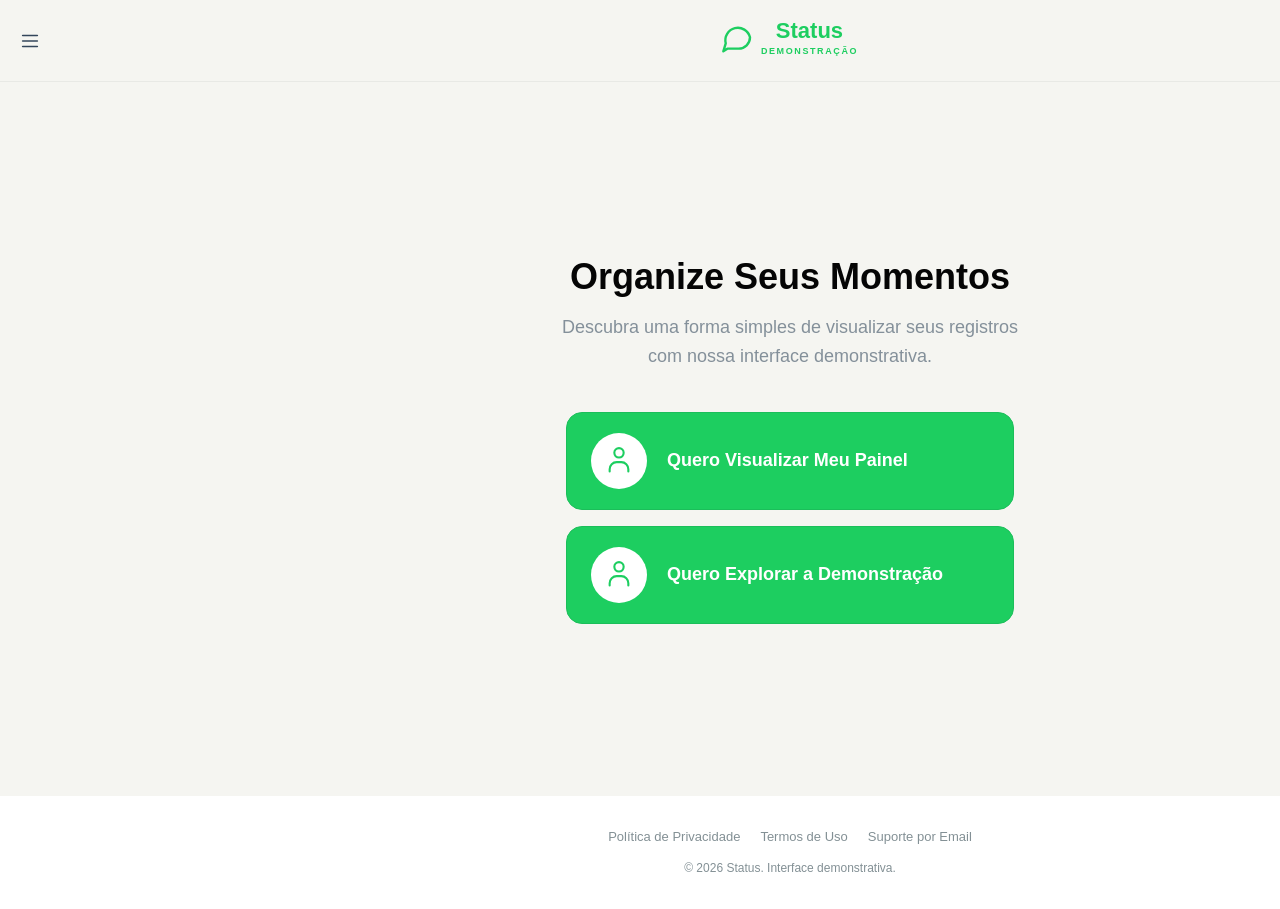
<file: projeto-recuperado/index.html>
<!doctype html>
<html lang="pt-BR"><head><meta charset="utf-8"><meta name="viewport" content="width=device-width, initial-scale=1"><meta name="description" content="Protótipo local de interface com dados fictícios e fotos de paisagens."><meta name="color-scheme" content="light"><title>Início · Status Demo</title><link rel="icon" href="assets/favicon.svg" type="image/svg+xml"><link rel="stylesheet" href="styles.css"><script src="app.js" defer></script></head>
<body data-page="inicio">
<div data-header></div>
<main class="stage center-page"><section class="intro" aria-labelledby="intro-title"><h1 id="intro-title">Organize Seus Momentos</h1><p class="lead">Descubra uma forma simples de visualizar seus registros<br class="desktop-break"> com nossa interface demonstrativa.</p><div class="choice-list"><a class="choice" href="acesso.html"><span class="choice-icon"><i data-icon="user"></i></span>Quero Visualizar Meu Painel</a><a class="choice" href="acesso.html"><span class="choice-icon"><i data-icon="user"></i></span>Quero Explorar a Demonstração</a></div></section></main>
<div data-footer></div>
</body></html>
</file>
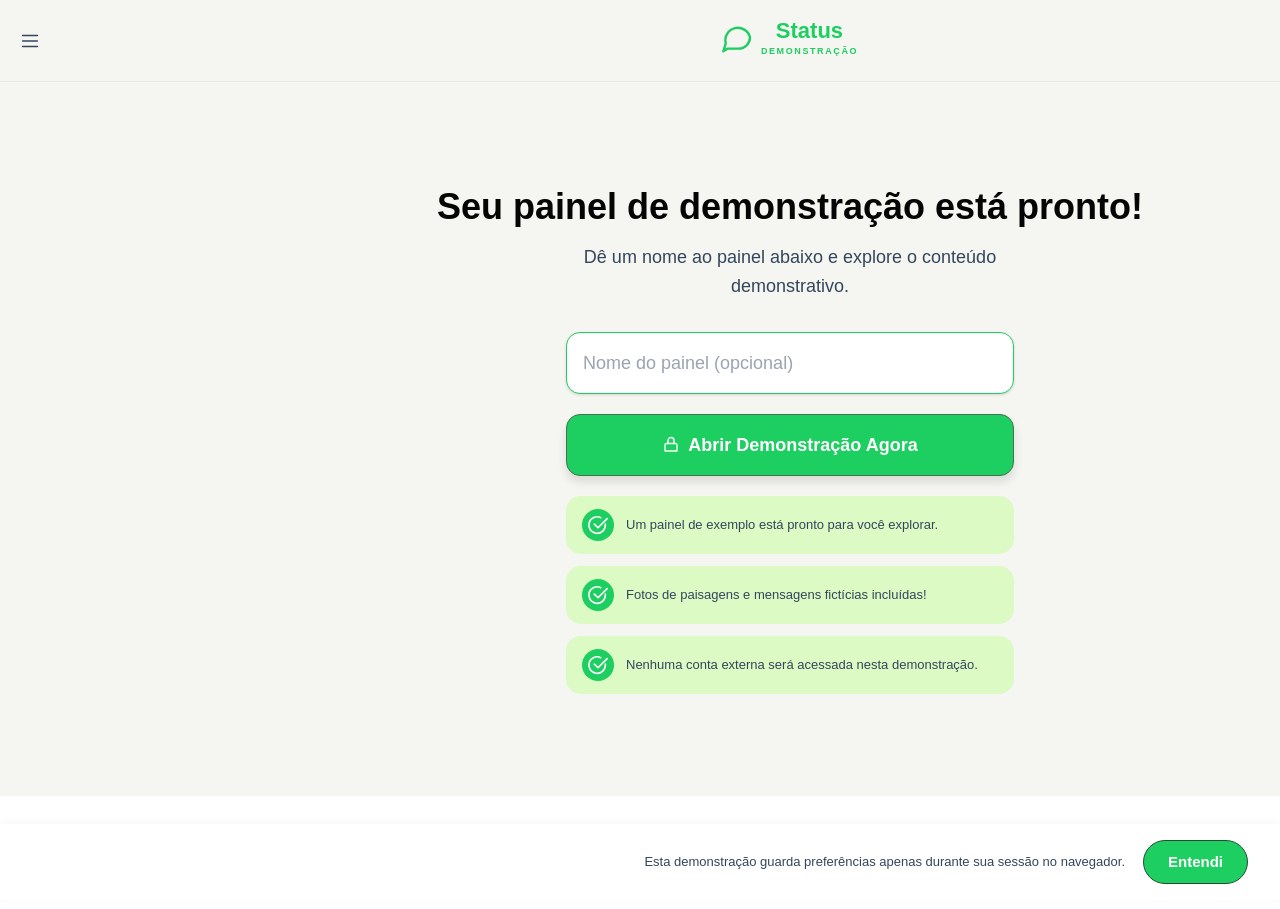
<file: projeto-recuperado/acesso.html>
<!doctype html>
<html lang="pt-BR"><head><meta charset="utf-8"><meta name="viewport" content="width=device-width, initial-scale=1"><meta name="description" content="Protótipo local de interface com dados fictícios e fotos de paisagens."><meta name="color-scheme" content="light"><title>Acesso demonstrativo · Status Demo</title><link rel="icon" href="assets/favicon.svg" type="image/svg+xml"><link rel="stylesheet" href="styles.css"><script src="app.js" defer></script></head>
<body data-page="acesso">
<div data-header></div>
<main class="stage center-page form-page"><section class="intro" aria-labelledby="access-title"><h1 id="access-title">Seu painel de demonstração está pronto!</h1><p class="lead">Dê um nome ao painel abaixo e explore o conteúdo<br> demonstrativo.</p><form class="access-form" id="access-form"><label class="sr-only" for="panel-name">Nome do painel (opcional)</label><input id="panel-name" name="panelName" type="text" maxlength="60" placeholder="Nome do painel (opcional)" autocomplete="off" aria-describedby="form-note"><button class="button form-button" type="submit"><i data-icon="lock"></i>Abrir Demonstração Agora</button><div class="notice-list" id="form-note"><div class="notice"><span class="notice-icon"><i data-icon="check"></i></span><span>Um painel de exemplo está pronto para você explorar.</span></div><div class="notice"><span class="notice-icon"><i data-icon="check"></i></span><span>Fotos de paisagens e mensagens fictícias incluídas!</span></div><div class="notice"><span class="notice-icon"><i data-icon="check"></i></span><span>Nenhuma conta externa será acessada nesta demonstração.</span></div></div></form></section></main><div class="cookie-banner" hidden><span>Esta demonstração guarda preferências apenas durante sua sessão no navegador.</span><button class="button" data-accept type="button">Entendi</button></div>
<div data-footer></div>
</body></html>
</file>
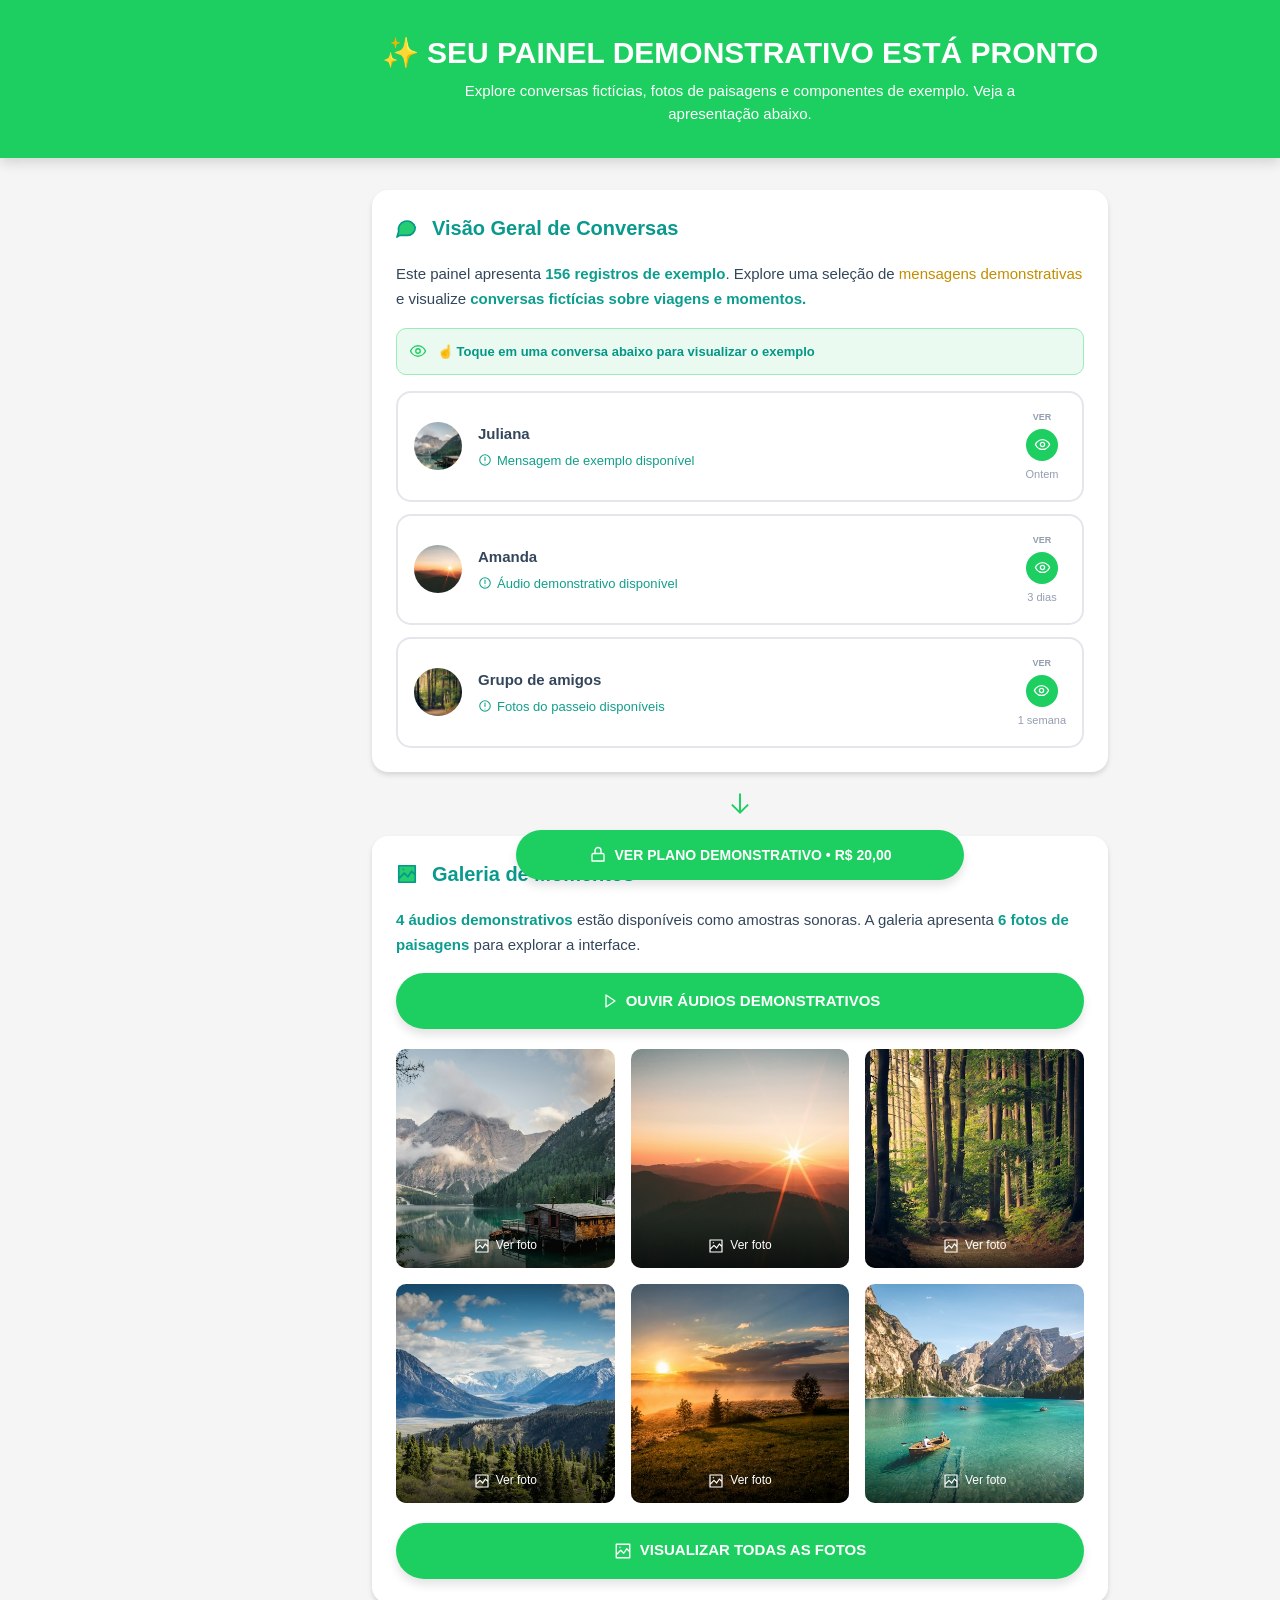
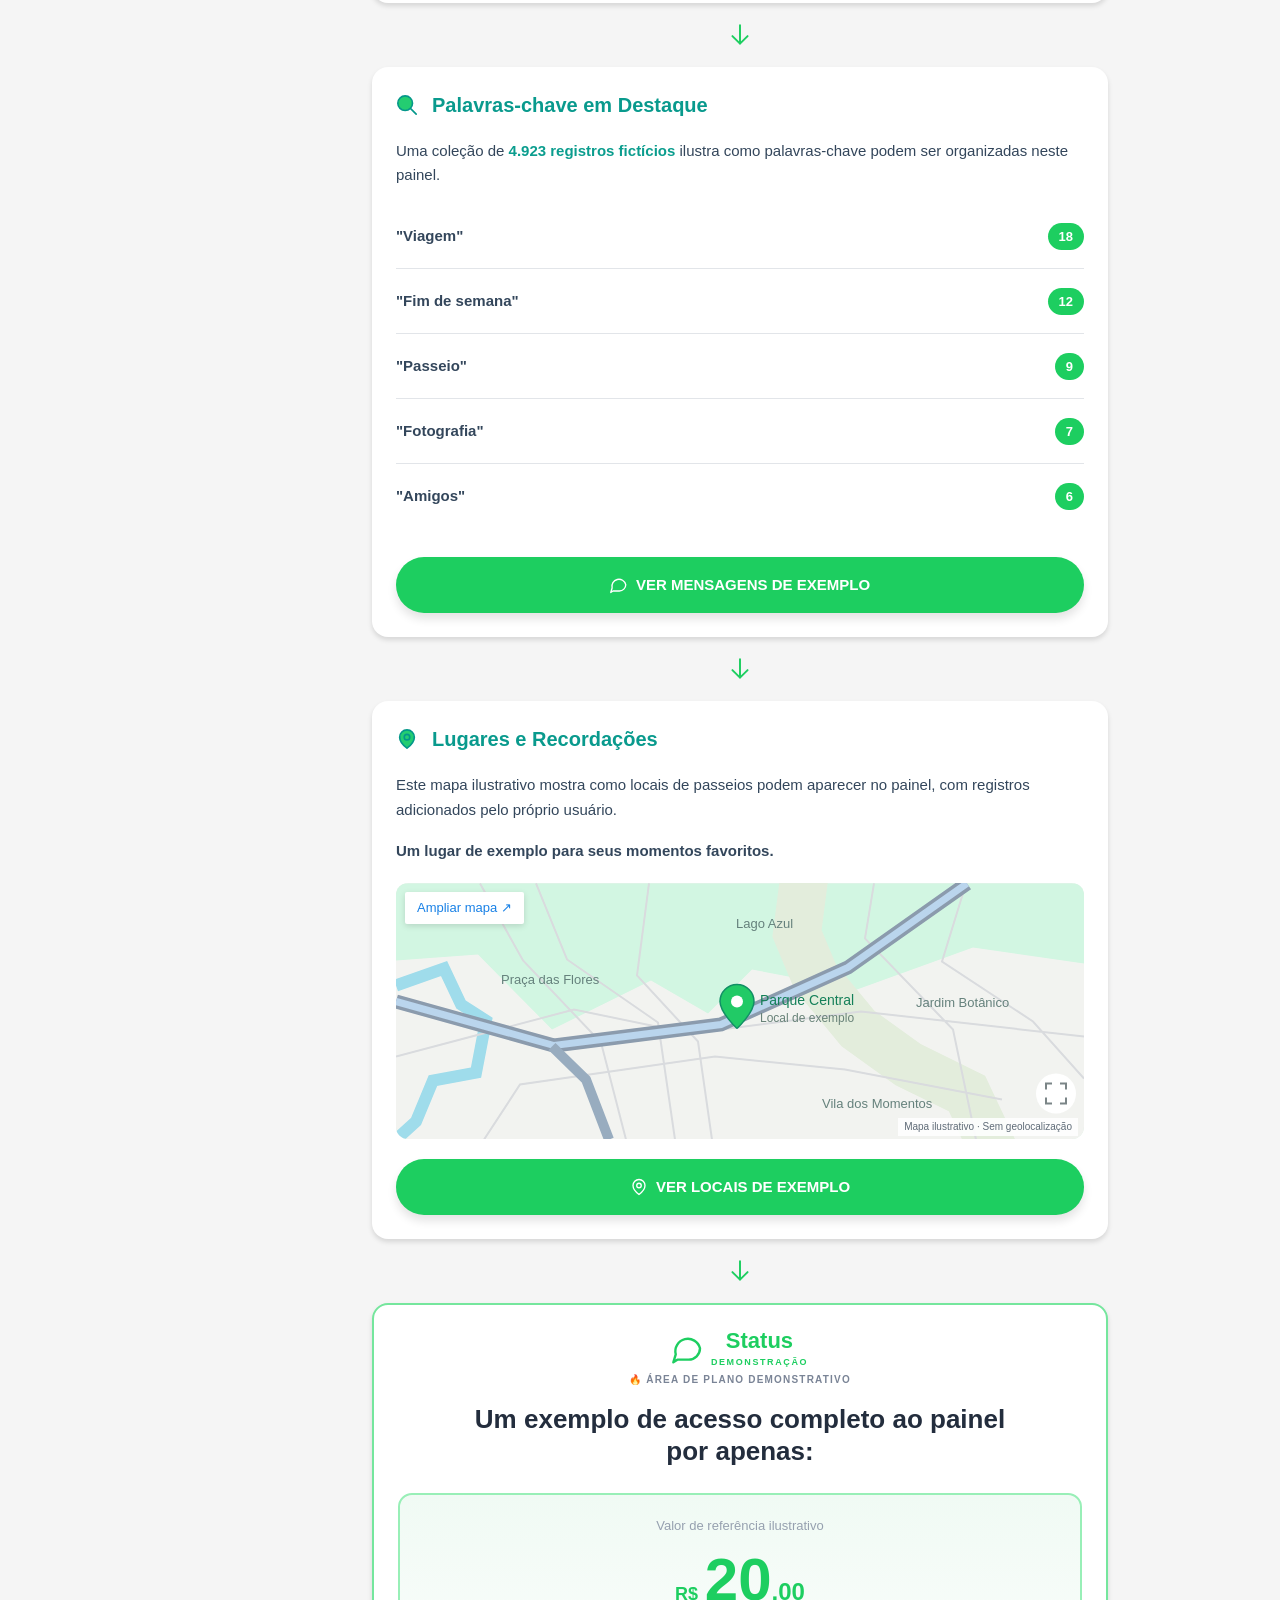
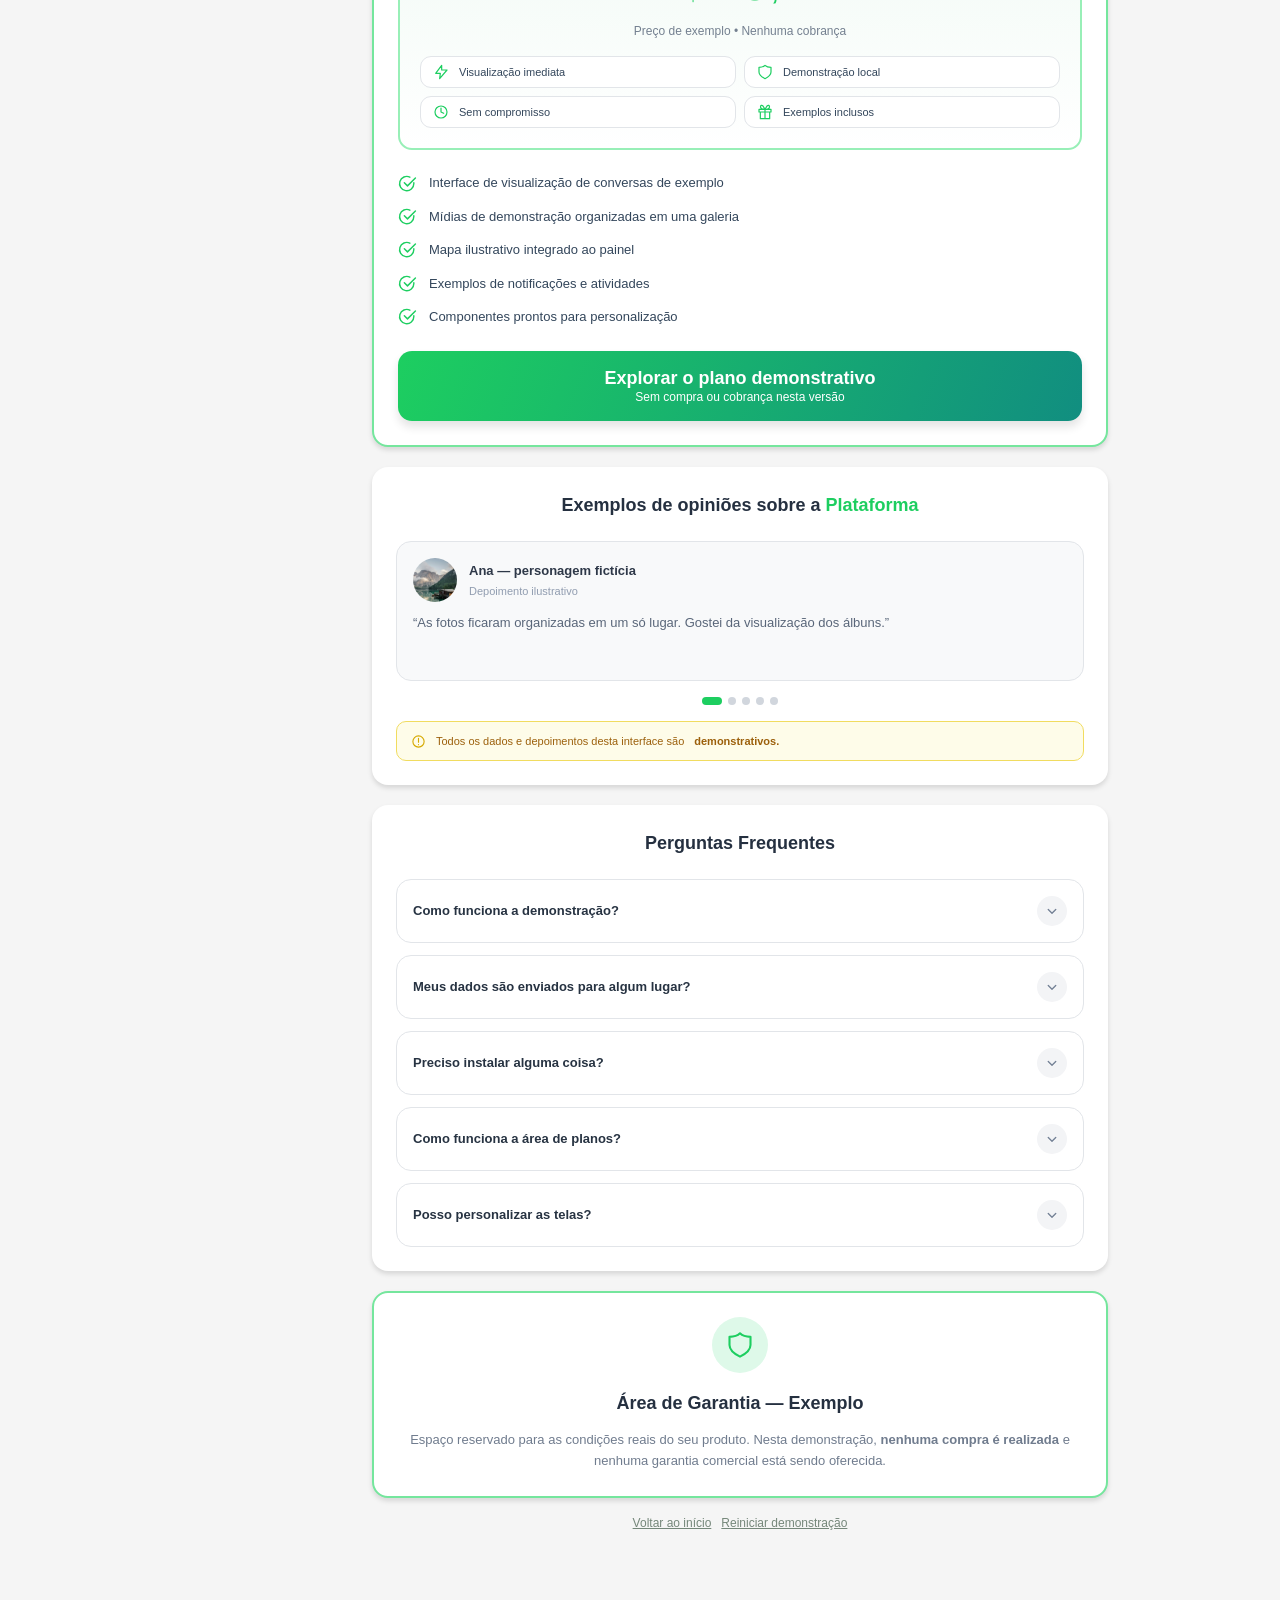
<file: projeto-recuperado/painel.html>
<!doctype html>
<html lang="pt-BR"><head><meta charset="utf-8"><meta name="viewport" content="width=device-width, initial-scale=1"><meta name="description" content="Protótipo local de interface com dados fictícios e fotos de paisagens."><meta name="color-scheme" content="light"><title>Painel demonstrativo · Status Demo</title><link rel="icon" href="assets/favicon.svg" type="image/svg+xml"><link rel="stylesheet" href="styles.css"><script src="app.js" defer></script></head>
<body data-page="painel" class="report-page">

<header class="report-banner"><div class="stage"><h1>✨ SEU PAINEL DEMONSTRATIVO ESTÁ PRONTO</h1><p>Explore conversas fictícias, fotos de paisagens e componentes de exemplo. Veja a apresentação abaixo.</p></div></header>
<main class="stage"><div class="report-content">
<section class="card" id="conversas" aria-labelledby="conversations-title"><h2 class="card-title" id="conversations-title"><i data-icon="chat"></i>Visão Geral de Conversas</h2><p>Este painel apresenta <span class="accent">156 registros de exemplo</span>. Explore uma seleção de <span class="warning">mensagens demonstrativas</span> e visualize <span class="accent">conversas fictícias sobre viagens e momentos.</span></p><div class="hint"><i data-icon="eye"></i>☝ Toque em uma conversa abaixo para visualizar o exemplo</div><div class="conversation-list"><button class="conversation" data-conversation="Juliana"><img class="avatar" src="assets/paisagem-1.jpg" alt=""><span class="contact"><strong>Juliana</strong><small><i data-icon="info"></i>Mensagem de exemplo disponível</small></span><span class="view"><small>VER</small><span class="view-eye"><i data-icon="eye"></i></span><span>Ontem</span></span></button><button class="conversation" data-conversation="Amanda"><img class="avatar" src="assets/paisagem-2.jpg" alt=""><span class="contact"><strong>Amanda</strong><small><i data-icon="info"></i>Áudio demonstrativo disponível</small></span><span class="view"><small>VER</small><span class="view-eye"><i data-icon="eye"></i></span><span>3 dias</span></span></button><button class="conversation" data-conversation="Grupo de amigos"><img class="avatar" src="assets/paisagem-3.jpg" alt=""><span class="contact"><strong>Grupo de amigos</strong><small><i data-icon="info"></i>Fotos do passeio disponíveis</small></span><span class="view"><small>VER</small><span class="view-eye"><i data-icon="eye"></i></span><span>1 semana</span></span></button></div></section>
<div class="section-arrow" aria-hidden="true"><i data-icon="arrow"></i></div>
<section class="card" id="midias" aria-labelledby="media-title"><h2 class="card-title" id="media-title"><i data-icon="image"></i>Galeria de Momentos</h2><p><span class="accent">4 áudios demonstrativos</span> estão disponíveis como amostras sonoras. A galeria apresenta <span class="accent">6 fotos de paisagens</span> para explorar a interface.</p><button class="button" data-audio><i data-icon="play"></i>OUVIR ÁUDIOS DEMONSTRATIVOS</button><div class="media-grid" id="gallery"></div><button class="button" data-all-photos><i data-icon="image"></i>VISUALIZAR TODAS AS FOTOS</button></section>
<div class="section-arrow" aria-hidden="true"><i data-icon="arrow"></i></div>
<section class="card" id="palavras" aria-labelledby="keywords-title"><h2 class="card-title" id="keywords-title"><i data-icon="search"></i>Palavras-chave em Destaque</h2><p>Uma coleção de <span class="accent">4.923 registros fictícios</span> ilustra como palavras-chave podem ser organizadas neste painel.</p><ul class="keyword-list"><li><span>"Viagem"</span><span class="count">18</span></li><li><span>"Fim de semana"</span><span class="count">12</span></li><li><span>"Passeio"</span><span class="count">9</span></li><li><span>"Fotografia"</span><span class="count">7</span></li><li><span>"Amigos"</span><span class="count">6</span></li></ul><button class="button" data-keywords><i data-icon="chat"></i>VER MENSAGENS DE EXEMPLO</button></section>
<div class="section-arrow" aria-hidden="true"><i data-icon="arrow"></i></div>
<section class="card" id="locais" aria-labelledby="map-title"><h2 class="card-title" id="map-title"><i data-icon="pin"></i>Lugares e Recordações</h2><p>Este mapa ilustrativo mostra como locais de passeios podem aparecer no painel, com registros adicionados pelo próprio usuário.</p><p><strong>Um lugar de exemplo para seus momentos favoritos.</strong></p><div class="map"><img src="assets/mapa.svg" alt="Mapa ilustrativo com um lago, ruas e um parque fictício"><button class="map-label" data-map>Ampliar mapa ↗</button><span class="map-caption">Mapa ilustrativo · Sem geolocalização</span></div><button class="button" data-map><i data-icon="pin"></i>VER LOCAIS DE EXEMPLO</button></section>
<div class="section-arrow" aria-hidden="true"><i data-icon="arrow"></i></div>
<section class="card plan" id="plano" aria-labelledby="plan-title"><div data-brand></div><div class="eyebrow">🔥 ÁREA DE PLANO DEMONSTRATIVO</div><h2 id="plan-title">Um exemplo de acesso completo ao painel<br> por apenas:</h2><div class="price-box"><div class="old-price">Valor de referência ilustrativo</div><div class="price"><small>R$</small> <strong>20</strong>,00</div><p>Preço de exemplo • Nenhuma cobrança</p><div class="benefits-grid"><div><i data-icon="bolt"></i>Visualização imediata</div><div><i data-icon="shield"></i>Demonstração local</div><div><i data-icon="clock"></i>Sem compromisso</div><div><i data-icon="gift"></i>Exemplos inclusos</div></div></div><ul class="feature-list"><li><i data-icon="check"></i>Interface de visualização de conversas de exemplo</li><li><i data-icon="check"></i>Mídias de demonstração organizadas em uma galeria</li><li><i data-icon="check"></i>Mapa ilustrativo integrado ao painel</li><li><i data-icon="check"></i>Exemplos de notificações e atividades</li><li><i data-icon="check"></i>Componentes prontos para personalização</li></ul><button class="button purchase" data-plan>Explorar o plano demonstrativo<small>Sem compra ou cobrança nesta versão</small></button></section>
<section class="card testimonial-card" aria-labelledby="testimonials-title"><h3 id="testimonials-title">Exemplos de opiniões sobre a <span>Plataforma</span></h3><div class="testimonial"><div class="testimonial-head"><img class="avatar" id="quote-avatar" src="assets/paisagem-1.jpg" alt=""><div><strong id="quote-name">Ana — personagem fictícia</strong><small>Depoimento ilustrativo</small></div></div><p id="quote-text"></p></div><div class="dots" role="group" aria-label="Escolher depoimento ilustrativo"><button class="dot" aria-label="Ver exemplo 1" aria-current="true"></button><button class="dot" aria-label="Ver exemplo 2" aria-current="false"></button><button class="dot" aria-label="Ver exemplo 3" aria-current="false"></button><button class="dot" aria-label="Ver exemplo 4" aria-current="false"></button><button class="dot" aria-label="Ver exemplo 5" aria-current="false"></button></div><div class="small-alert"><i data-icon="info"></i>Todos os dados e depoimentos desta interface são <strong>demonstrativos.</strong></div></section>
<section class="card faq" id="faq"><h3>Perguntas Frequentes</h3><details><summary>Como funciona a demonstração?<i data-icon="chevron"></i></summary><p>O fluxo apresenta um formulário, uma animação de preparação e este painel com dados fictícios. Os componentes podem ser usados como base visual do seu projeto.</p></details><details><summary>Meus dados são enviados para algum lugar?<i data-icon="chevron"></i></summary><p>Não. Não há chamadas de API, rastreamento ou conexão com contas externas. As imagens e os áudios estão incluídos na pasta do projeto.</p></details><details><summary>Preciso instalar alguma coisa?<i data-icon="chevron"></i></summary><p>Não. Basta abrir index.html em um navegador moderno. Para desenvolver, você também pode usar um servidor estático local.</p></details><details><summary>Como funciona a área de planos?<i data-icon="chevron"></i></summary><p>O preço e os benefícios são exemplos de layout. O botão abre uma explicação e não inicia compra, cobrança ou cadastro.</p></details><details><summary>Posso personalizar as telas?<i data-icon="chevron"></i></summary><p>Sim. Edite os arquivos HTML para alterar os textos e a estrutura, styles.css para o visual e app.js para as interações.</p></details></section>
<section class="card guarantee"><span class="shield"><i data-icon="shield"></i></span><h3>Área de Garantia — Exemplo</h3><p>Espaço reservado para as condições reais do seu produto. Nesta demonstração, <strong>nenhuma compra é realizada</strong> e nenhuma garantia comercial está sendo oferecida.</p></section>
<div class="screen-nav"><a href="index.html">Voltar ao início</a><a href="acesso.html">Reiniciar demonstração</a></div>
</div></main><div class="floating-cta"><a class="button" href="#plano"><i data-icon="lock"></i>VER PLANO DEMONSTRATIVO • R$ 20,00</a></div>

</body></html>
</file>
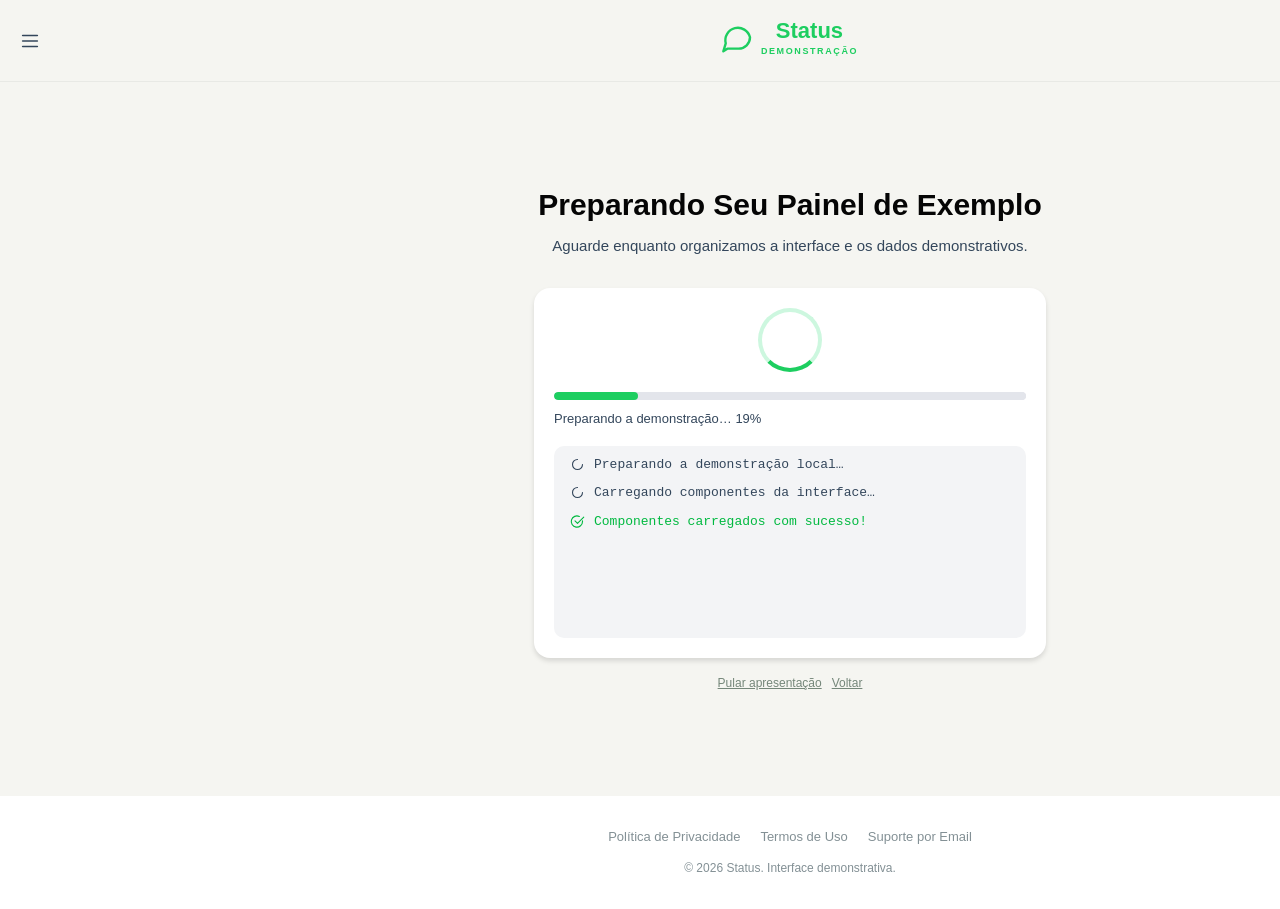
<file: projeto-recuperado/processando.html>
<!doctype html>
<html lang="pt-BR"><head><meta charset="utf-8"><meta name="viewport" content="width=device-width, initial-scale=1"><meta name="description" content="Protótipo local de interface com dados fictícios e fotos de paisagens."><meta name="color-scheme" content="light"><title>Preparando painel · Status Demo</title><link rel="icon" href="assets/favicon.svg" type="image/svg+xml"><link rel="stylesheet" href="styles.css"><script src="app.js" defer></script></head>
<body data-page="processando">
<div data-header></div>
<main class="stage center-page"><section class="loading-content" aria-labelledby="loading-title"><h1 id="loading-title">Preparando Seu Painel de Exemplo</h1><p>Aguarde enquanto organizamos a interface e os dados demonstrativos.</p><div class="card loading-card"><div class="spinner" aria-hidden="true"></div><label class="sr-only" for="progress">Progresso da demonstração</label><progress id="progress" max="100" value="0"></progress><p id="progress-label" class="progress-label">Preparando a demonstração… 0%</p><div class="log" id="log" aria-label="Etapas da preparação"></div></div><div class="screen-nav"><a href="painel.html">Pular apresentação</a><a href="acesso.html">Voltar</a></div><noscript><p>Ative o JavaScript ou <a href="painel.html">abra o painel diretamente</a>.</p></noscript></section></main>
<div data-footer></div>
</body></html>
</file>
<file: projeto-recuperado/styles.css>
:root{--green:#1dce60;--green-dark:#109486;--ink:#33465b;--muted:#87929d;--background:#f5f5f1;--line:#e2e5e9;--radius:16px;--content:736px;--stage-offset:300px;font-family:Arial,Helvetica,sans-serif;color:var(--ink);font-synthesis:none}*{box-sizing:border-box}body{margin:0;background:var(--background);font-size:15px;line-height:1.65}button,input{font:inherit}button,a,input,summary{-webkit-tap-highlight-color:transparent}button,a{touch-action:manipulation}button{cursor:pointer}a{color:inherit;text-decoration:none}button{color:inherit}button:focus-visible,a:focus-visible,summary:focus-visible,input:focus-visible{outline:3px solid #08786d;outline-offset:4px}button:disabled{opacity:.6;cursor:wait}h1,h2,h3,p{margin:0}h1{color:#050505;font-size:36px;line-height:1.3;font-weight:750}h2{font-size:20px;line-height:1.4}h3{font-size:18px}.icon{width:22px;height:22px;stroke:currentColor;stroke-width:1.8;fill:none;stroke-linecap:round;stroke-linejoin:round;flex-shrink:0;vertical-align:middle}.stage{margin-left:var(--stage-offset)}.topbar{height:82px;border-bottom:1px solid #e8e9e5;display:flex;align-items:center;position:relative}.brand{display:inline-flex;align-items:center;justify-content:center;gap:7px;font-size:22px;font-weight:700;color:var(--green);line-height:1.1}.brand .icon{width:32px;height:32px}.brand-wrap{margin-left:var(--stage-offset);width:calc(100% - var(--stage-offset));text-align:center}.brand small{display:block;font-size:9px;letter-spacing:1.6px;text-align:left;margin-top:4px;font-weight:600}.menu-button{position:absolute;left:16px;top:25px;padding:3px;border:0;background:none}.center-page{min-height:714px;display:flex;align-items:center;justify-content:center;padding:56px 24px}.intro{text-align:center;width:100%;max-width:760px}.lead{font-size:18px;line-height:1.65;max-width:520px;margin:12px auto 40px;color:#84909a}.choice-list{max-width:448px;margin:auto;display:grid;gap:16px}.choice{display:flex;align-items:center;text-align:left;gap:20px;min-height:98px;padding:20px 24px;background:var(--green);color:white;border:1px solid #1bbe5a;border-radius:16px;font-size:18px;font-weight:700}.choice:hover,.button:hover{filter:brightness(.97)}.choice:active,.button:active{transform:translateY(1px)}.choice-icon{background:white;color:var(--green);width:56px;height:56px;border-radius:50%;display:grid;place-items:center;flex-shrink:0}.choice-icon .icon{width:28px;height:28px}.footer{padding:30px 20px;background:white;text-align:center;color:#839095;font-size:13px}.footer-links{display:flex;flex-wrap:wrap;justify-content:center;gap:20px;margin-bottom:12px}.footer button{border:none;padding:0;background:none;font-size:13px}.footer p{font-size:12px}.form-page h1{white-space:normal}.form-page .lead{color:var(--ink);max-width:440px;margin-bottom:30px}.access-form{max-width:448px;margin:0 auto}.access-form input{width:100%;height:62px;border:1px solid var(--green);border-radius:14px;background:white;padding:16px;font-size:18px;color:var(--ink);box-shadow:0 1px 3px #0002}.access-form input::placeholder{color:#9ba3b1}.sr-only{position:absolute;width:1px;height:1px;padding:0;margin:-1px;overflow:hidden;clip:rect(0,0,0,0);white-space:nowrap;border:0}.button{display:flex;align-items:center;justify-content:center;gap:8px;background:var(--green);border:0;border-radius:30px;color:#fff;font-size:15px;font-weight:700;padding:16px 20px;min-height:56px;line-height:1.5;box-shadow:0 6px 10px #0000001c;text-align:center;width:100%;transition:filter .15s,transform .15s}.button .icon{width:18px;height:18px}.form-button{border-radius:14px;margin:20px 0;font-size:18px;min-height:62px;border:1px solid #467154}.notice-list{display:grid;gap:12px;text-align:left}.notice{background:#dcfac4;border-radius:15px;padding:13px 16px;display:flex;align-items:center;gap:12px;font-size:13px;line-height:1.55;min-height:56px}.notice-icon{color:#fff;background:var(--green);border-radius:50%;width:32px;height:32px;display:grid;place-items:center;flex-shrink:0}.cookie-banner{position:fixed;bottom:0;left:0;right:0;background:white;padding:16px 32px;box-shadow:0 -2px 10px #00000009;display:flex;justify-content:flex-end;align-items:center;gap:18px;z-index:30;font-size:13px}.cookie-banner button{width:auto;padding:10px 24px;min-height:42px;border:1px solid #244d36;box-shadow:none}.loading-content{width:100%;max-width:550px;text-align:center}.loading-content h1{font-size:30px}.loading-content>p{margin:10px 0 30px}.card{background:white;border-radius:var(--radius);box-shadow:0 3px 5px #00000020;padding:24px}.loading-card{padding:20px;max-width:512px;margin:auto;text-align:left}.spinner{width:64px;height:64px;border:4px solid #cdf7df;border-bottom-color:var(--green);border-radius:50%;margin:0 auto 20px;animation:spin 1.1s linear infinite}@keyframes spin{to{transform:rotate(360deg)}}progress{width:100%;height:8px;border:none;border-radius:9px;display:block;overflow:hidden;background:#e3e5eb}progress::-webkit-progress-bar{background:#e3e5eb;border-radius:9px}progress::-webkit-progress-value{background:var(--green);border-radius:9px;transition:width .15s}progress::-moz-progress-bar{background:var(--green)}.progress-label{font-size:13px;margin:8px 0 20px}.log{background:#f3f4f6;padding:8px 16px;height:192px;overflow:auto;border-radius:10px;font-family:Consolas,monospace;font-size:13px;scrollbar-color:#c4c4c4 #f3f4f6;scrollbar-width:thin}.log-line{display:flex;gap:9px;margin:0 0 7px;line-height:1.65}.log-line .icon{width:15px;height:15px;margin-top:3px}.success{color:#00b940}.warning{color:#c38d00}.report-page{background:#f5f5f5;--stage-offset:200px}.report-banner{background:var(--green);color:white;min-height:158px;display:flex;align-items:center;text-align:center;padding:30px 24px;box-shadow:0 5px 12px #0002}.report-banner .stage{width:calc(100% - var(--stage-offset))}.report-banner h1{color:#fff;font-size:30px;margin-bottom:8px}.report-banner p{max-width:590px;margin:auto;line-height:1.5}.report-content{max-width:var(--content);margin:32px auto 0;padding-bottom:118px}.card-title{color:#099a8d;display:flex;align-items:center;gap:14px;margin-bottom:20px;font-weight:600}.card-title>.icon{color:#04978a;fill:#24cd71}.card>p{margin-bottom:16px}.accent{color:#0b9d8e;font-weight:600}.hint{display:flex;align-items:center;gap:10px;border:1px solid #9cebb8;border-radius:10px;background:#ebfaf0;color:#049787;font-size:13px;font-weight:600;padding:12px;margin:14px 0 16px}.hint>.icon{color:var(--green);width:18px;height:18px}.conversation-list{display:grid;gap:12px}.conversation{width:100%;display:flex;align-items:center;gap:16px;padding:17px 16px;background:white;border:2px solid #e4e6eb;border-radius:15px;text-align:left;min-height:108px}.conversation:hover{background:#f8fff9;border-color:#bdeccf}.avatar{width:48px;height:48px;object-fit:cover;border-radius:50%;flex-shrink:0}.contact{display:grid;gap:3px;flex:1}.contact strong{font-size:15px;font-weight:600}.contact small{font-size:13px;color:#119f8a;display:flex;align-items:center;gap:5px}.contact small>.icon{height:14px;width:14px}.view{display:flex;flex-direction:column;align-items:center;gap:4px;font-size:11px;color:#929daf;min-width:48px}.view>small{font-size:9px;font-weight:bold}.view-eye{background:var(--green);width:32px;height:32px;border-radius:50%;display:grid;place-items:center;color:white}.view-eye>.icon{width:17px;height:17px}.section-arrow{text-align:center;color:var(--green);height:64px;display:flex;align-items:center;justify-content:center}.section-arrow .icon{width:26px;height:26px}.media-grid{display:grid;grid-template-columns:repeat(3,1fr);gap:16px;margin:20px 0}.media-tile{aspect-ratio:1;border:0;padding:0;position:relative;overflow:hidden;border-radius:10px;background:#d6e7dd;display:block}.media-tile img{width:100%;height:100%;object-fit:cover;transition:transform .2s;display:block}.media-tile:hover img{transform:scale(1.04)}.media-tile span{position:absolute;bottom:0;left:0;right:0;padding:20px 8px 12px;color:white;font-size:12px;background:linear-gradient(transparent,#0009);display:flex;align-items:center;justify-content:center;gap:6px}.media-tile .icon{width:16px;height:16px}.keyword-list{list-style:none;padding:0;margin:16px 0 28px}.keyword-list li{display:flex;align-items:center;justify-content:space-between;min-height:65px;border-bottom:1px solid var(--line);font-weight:600}.keyword-list li:last-child{border:none}.count{padding:3px 11px;background:var(--green);border-radius:18px;color:white;font-size:13px}.map{position:relative;margin:20px 0;border-radius:12px;overflow:hidden;height:256px;background:#ddf5e6}.map>img{width:100%;height:100%;object-fit:cover;display:block}.map-label{position:absolute;top:9px;left:9px;padding:5px 12px;background:white;box-shadow:0 2px 6px #0002;color:#1981e6;font-size:13px;border:0;border-radius:2px}.map-caption{position:absolute;bottom:3px;right:6px;font-size:10px;background:#ffffffe0;padding:1px 6px;color:#5f6b77}.plan{border:2px solid #75e69d;text-align:center}.plan>.brand{font-size:25px;margin:0 0 12px}.eyebrow{font-size:10px;font-weight:700;letter-spacing:1.2px;color:#7a8496;margin-bottom:14px}.plan>h2{font-size:26px;color:#232d3d;line-height:1.25;margin:10px 0 25px}.price-box{border:2px solid #98efb7;border-radius:14px;background:linear-gradient(#f0faf4,#fff);padding:20px;margin-bottom:22px}.old-price{font-size:13px;color:#96a0af}.price{color:var(--green);line-height:1.4;margin:2px 0 0;font-size:24px;font-weight:750}.price strong{font-size:60px}.price small{font-size:18px}.price-box>p{color:#748090;font-size:12px;margin-bottom:14px}.benefits-grid{display:grid;grid-template-columns:1fr 1fr;gap:8px;text-align:left}.benefits-grid>div{display:flex;align-items:center;gap:10px;border:1px solid var(--line);border-radius:11px;background:white;padding:6px 12px;font-size:11px}.benefits-grid .icon{width:16px;height:16px;color:var(--green)}.feature-list{list-style:none;margin:0 0 24px;padding:0;text-align:left;font-size:13px}.feature-list li{display:flex;gap:12px;align-items:center;margin:12px 0}.feature-list .icon{color:var(--green);width:19px;height:19px}.purchase{background:linear-gradient(110deg,var(--green),#118e80);border-radius:14px;display:flex;flex-direction:column;gap:0;padding:14px;font-size:18px;line-height:1.3;min-height:70px}.purchase small{font-size:12px;font-weight:400}.testimonial-card{margin-top:20px}.testimonial-card h3,.faq h3,.guarantee h3{color:#253040;text-align:center;margin-bottom:20px}.testimonial-card h3 span{color:var(--green)}.testimonial{background:#f8f9fa;border:1px solid var(--line);padding:16px;border-radius:15px;min-height:140px}.testimonial-head{display:flex;align-items:center;gap:12px;margin-bottom:10px;font-size:13px;color:#2e3848}.testimonial-head .avatar{height:44px;width:44px}.testimonial-head small{display:block;font-size:11px;color:#919db0}.testimonial p{font-size:13px;color:#596679;line-height:1.7}.dots{display:flex;justify-content:center;gap:6px;margin:16px 0}.dot{width:8px;height:8px;padding:0;border:none;border-radius:8px;background:#d1d6dd}.dot[aria-current=true]{width:20px;background:var(--green)}.small-alert{display:flex;align-items:center;gap:10px;background:#fefce9;border:1px solid #f1dc60;color:#9c600c;border-radius:10px;padding:10px 14px;font-size:11px}.small-alert .icon{height:15px;width:15px;color:#d6a900}.faq{margin-top:20px}.faq details{border:1px solid var(--line);border-radius:15px;margin-top:12px;background:white}.faq summary{display:flex;align-items:center;justify-content:space-between;padding:16px;min-height:60px;gap:10px;font-size:13px;font-weight:600;color:#273342;cursor:pointer;list-style:none}.faq summary::-webkit-details-marker{display:none}.faq summary .icon{background:#f3f4f6;border-radius:50%;padding:6px;width:30px;height:30px;color:#768397}.faq details[open] summary>.icon{transform:rotate(180deg)}.faq details p{font-size:13px;padding:0 16px 20px;color:#637081}.guarantee{border:2px solid #75e69d;margin-top:20px;text-align:center}.shield{display:grid;place-items:center;width:56px;height:56px;border-radius:50%;background:#def9e9;color:var(--green);margin:0 auto 16px}.shield .icon{width:28px;height:28px}.guarantee h3{margin-bottom:10px}.guarantee p{font-size:13px;color:#707c8e;margin-bottom:0}.floating-cta{position:fixed;bottom:20px;left:calc(50% + var(--stage-offset)/2);transform:translateX(-50%);max-width:448px;width:calc(100% - 32px);z-index:20}.floating-cta .button{min-height:50px;padding:14px;font-size:14px}.drawer-backdrop{position:fixed;inset:0;background:#0005;z-index:50}.drawer{position:fixed;inset:0 auto 0 0;background:white;width:min(320px,90vw);z-index:51;padding:24px;box-shadow:5px 0 30px #0002;overflow:auto}.drawer-head{display:flex;align-items:center;justify-content:space-between;margin-bottom:25px}.icon-button{border:0;background:#f1f5f4;border-radius:50%;display:grid;place-items:center;width:36px;height:36px}.drawer a:not(.brand){display:flex;padding:13px;border-radius:10px;margin:4px 0}.drawer a[aria-current=page]{background:#e5f9ec;color:#089772;font-weight:700}.drawer p{font-size:12px;color:#84908d;margin:20px 10px}.drawer-backdrop[hidden],.drawer[hidden],.cookie-banner[hidden]{display:none}dialog{border:0;border-radius:18px;box-shadow:0 15px 80px #0003;max-width:600px;width:calc(100% - 32px);padding:24px;color:var(--ink);max-height:85vh;overflow:auto}dialog::backdrop{background:#132a27a6;backdrop-filter:blur(3px)}.dialog-head{display:flex;align-items:center;justify-content:space-between;gap:20px;margin-bottom:18px}.dialog-head h2{color:#099a8d}.dialog-content p{margin:12px 0}.dialog-content img{width:100%;max-height:60vh;object-fit:contain;border-radius:12px}.chat-demo{padding:18px;background:#edf4ef;border-radius:12px;display:grid;gap:12px}.bubble{background:white;padding:10px 14px;border-radius:12px;max-width:85%;font-size:14px;justify-self:start}.bubble.me{background:#d9fdd3;justify-self:end}.bubble small{display:block;text-align:right;color:#8c9992;font-size:10px}.dialog-note{font-size:12px;color:#798783}.audio-list{display:grid;gap:12px}.audio-row{display:flex;align-items:center;gap:12px;border:1px solid var(--line);padding:12px;border-radius:12px}.audio-row audio{width:100%;height:36px}.screen-nav{display:flex;gap:10px;justify-content:center;margin-top:16px}.screen-nav a{font-size:12px;text-decoration:underline;color:#75877a}html{scroll-behavior:smooth;scroll-padding-top:24px}@media(min-width:1800px){:root{--stage-offset:0px}.report-page{--stage-offset:0px}}@media(max-width:1279px){:root,.report-page{--stage-offset:0px}}@media(max-width:780px){.report-content{margin:24px 16px 0}.report-banner{padding:26px 18px;min-height:145px}.report-banner h1{font-size:25px}.report-banner p{font-size:14px}.card{padding:20px}.center-page{min-height:calc(100svh - 195px);padding:45px 20px}h1{font-size:30px}.lead{font-size:17px}.cookie-banner{padding:12px 16px;justify-content:center;gap:12px;font-size:11px}.cookie-banner button{font-size:13px;padding:8px 16px;flex-shrink:0}.floating-cta{bottom:14px}.report-content{padding-bottom:108px}.form-page h1{font-size:30px}.loading-content h1{font-size:27px}.media-grid{gap:12px}}@media(max-width:480px){body{font-size:14px}.topbar{height:72px}.menu-button{top:23px}.brand{font-size:20px}.brand .icon{height:28px;width:28px}h1{font-size:28px}.choice{padding:18px;font-size:16px;gap:15px;min-height:90px}.choice-icon{width:50px;height:50px}.lead{margin:14px auto 30px;font-size:16px}.form-page h1{font-size:27px}.card{padding:18px;border-radius:14px}.card-title{gap:10px;font-size:19px}.conversation{padding:13px 10px;gap:10px;min-height:100px}.contact small{font-size:11px}.contact strong{font-size:14px}.avatar{height:42px;width:42px}.view{min-width:40px;font-size:10px}.media-grid{grid-template-columns:repeat(2,1fr);gap:10px}.plan>h2{font-size:23px}.benefits-grid{gap:6px}.benefits-grid>div{font-size:10px;padding:6px;gap:5px}.price-box{padding:16px 12px}.report-banner h1{font-size:24px}.section-arrow{height:48px}.loading-card{padding:16px}.log{font-size:11px;padding:10px}.button{font-size:13px}.form-button{font-size:16px}.footer-links{gap:12px}.footer{padding:25px 16px}.map{height:235px}.floating-cta .button{font-size:12px}.testimonial-head{font-size:12px}.cookie-banner{align-items:center}.cookie-banner span{max-width:270px}.purchase{font-size:17px}}
@media(prefers-reduced-motion:reduce){html{scroll-behavior:auto}*,*::before,*::after{animation-duration:.01ms!important;transition:none!important}}
</file>
